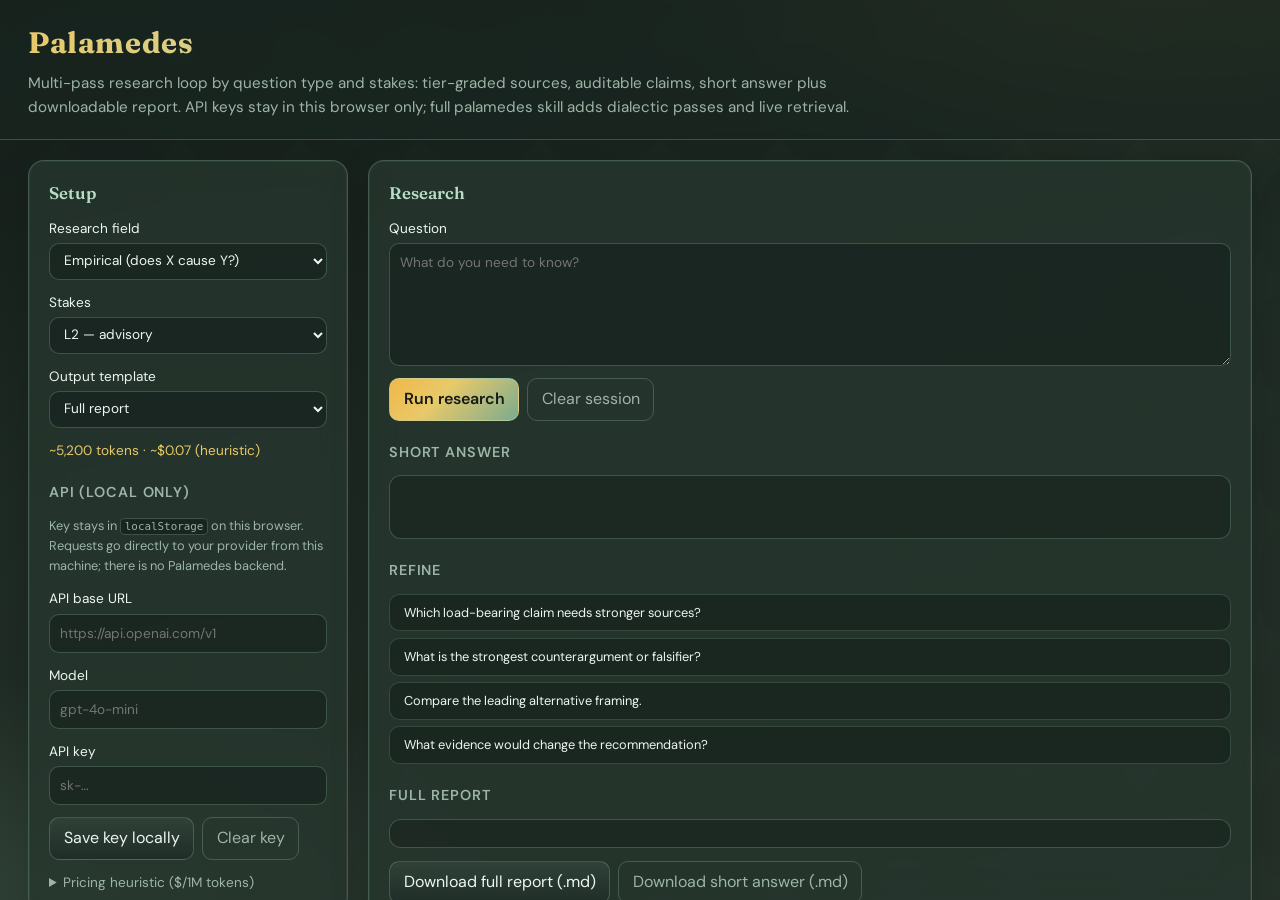
<file: index.html>
<!DOCTYPE html>
<html lang="en">
  <head>
    <meta charset="utf-8" />
    <meta http-equiv="refresh" content="0; url=ui/" />
    <meta name="viewport" content="width=device-width, initial-scale=1" />
    <title>Palamedes</title>
  </head>
  <body>
    <p><a href="ui/">Open Palamedes UI</a></p>
  </body>
</html>
</file>
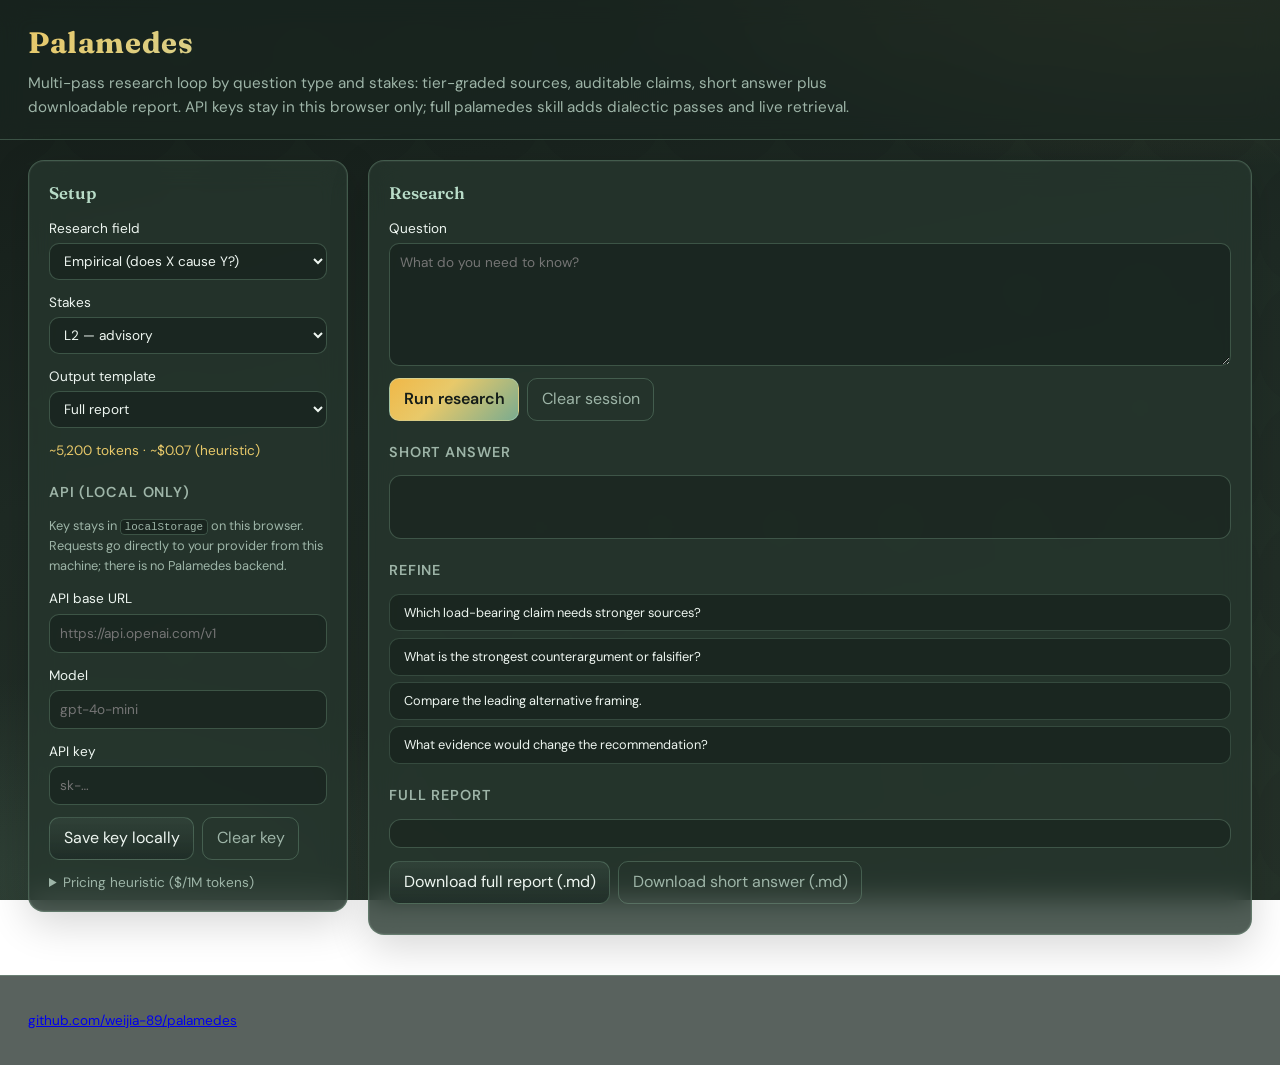
<file: ui/index.html>
<!DOCTYPE html>
<html lang="en">
  <head>
    <meta charset="utf-8" />
    <meta name="viewport" content="width=device-width, initial-scale=1" />
    <title>Palamedes — research UI</title>
    <link rel="stylesheet" href="./css/app.css" />
  </head>
  <body>
    <header>
      <h1>Palamedes</h1>
      <p class="tagline">Multi-pass research loop by question type and stakes: tier-graded sources, auditable claims, short answer plus downloadable report. API keys stay in this browser only; full palamedes skill adds dialectic passes and live retrieval.</p>
    </header>

    <main class="layout">
      <section class="panel" aria-labelledby="setup-heading">
        <h2 id="setup-heading">Setup</h2>
        <label class="field">
          <span>Research field</span>
          <select id="question-type"></select>
        </label>
        <label class="field">
          <span>Stakes</span>
          <select id="stakes"></select>
        </label>
        <label class="field">
          <span>Output template</span>
          <select id="template"></select>
        </label>
        <p id="estimate" class="estimate" aria-live="polite"></p>

        <h3>API (local only)</h3>
        <p class="hint">Key stays in <code>localStorage</code> on this browser. Requests go directly to your provider from this machine; there is no Palamedes backend.</p>
        <label class="field">
          <span>API base URL</span>
          <input id="api-base" type="url" placeholder="https://api.openai.com/v1" autocomplete="off" />
        </label>
        <label class="field">
          <span>Model</span>
          <input id="model" type="text" placeholder="gpt-4o-mini" autocomplete="off" />
        </label>
        <label class="field">
          <span>API key</span>
          <input id="api-key" type="password" autocomplete="off" placeholder="sk-…" />
        </label>
        <div class="row">
          <button type="button" id="save-key">Save key locally</button>
          <button type="button" id="clear-key" class="ghost">Clear key</button>
        </div>
        <details>
          <summary>Pricing heuristic ($/1M tokens)</summary>
          <label class="field inline">
            <span>Input</span>
            <input id="price-in" type="number" step="0.1" min="0" />
          </label>
          <label class="field inline">
            <span>Output</span>
            <input id="price-out" type="number" step="0.1" min="0" />
          </label>
        </details>
      </section>

      <section class="panel grow" aria-labelledby="research-heading">
        <h2 id="research-heading">Research</h2>
        <label class="field">
          <span>Question</span>
          <textarea id="question" rows="5" placeholder="What do you need to know?"></textarea>
        </label>
        <div class="row">
          <button type="button" id="run" class="primary">Run research</button>
          <button type="button" id="reset-session" class="ghost">Clear session</button>
        </div>
        <p id="status" class="status" aria-live="polite"></p>

        <h3>Short answer</h3>
        <div id="short-answer" class="prose short"></div>

        <h3>Refine</h3>
        <div id="refinements" class="chips"></div>

        <h3>Full report</h3>
        <pre id="full-report" class="prose full"></pre>
        <div class="row">
          <button type="button" id="download-md">Download full report (.md)</button>
          <button type="button" id="download-short" class="ghost">Download short answer (.md)</button>
        </div>
      </section>
    </main>

    <footer>
      <p><a href="https://github.com/weijia-89/palamedes">github.com/weijia-89/palamedes</a></p>
    </footer>

    <script type="module" src="./js/app.js"></script>
  </body>
</html>
</file>
<file: ui/css/app.css>
@import url("https://fonts.googleapis.com/css2?family=Fraunces:opsz,wght@9..144,500;9..144,700&family=DM+Sans:ital,wght@0,400;0,600;1,400&display=swap");

:root {
  --bg-deep: #141c18;
  --bg: #1e2a24;
  --panel: rgba(38, 54, 46, 0.8);
  --panel-border: rgba(150, 200, 170, 0.28);
  --text: #eef6f1;
  --muted: #9eb5a8;
  --sun: #e8c96a;
  --sun-glow: #f0b848;
  --mint: #b8dcc8;
  --leaf-tint: #7aab8f;
  --glass: rgba(26, 38, 32, 0.72);
  font-family: "DM Sans", system-ui, sans-serif;
}

* {
  box-sizing: border-box;
}

body {
  margin: 0;
  min-height: 100vh;
  color: var(--text);
  line-height: 1.55;
  background:
    radial-gradient(ellipse 88% 52% at 90% -8%, rgba(232, 201, 106, 0.2), transparent 52%),
    radial-gradient(ellipse 70% 48% at 6% 98%, rgba(122, 171, 143, 0.16), transparent 48%),
    linear-gradient(168deg, var(--bg-deep) 0%, var(--bg) 44%, #243028 100%);
  background-attachment: fixed;
}

body::before {
  content: "";
  position: fixed;
  inset: 0;
  pointer-events: none;
  opacity: 0.22;
  background-image: url("data:image/svg+xml,%3Csvg xmlns='http://www.w3.org/2000/svg' width='120' height='120' viewBox='0 0 120 120'%3E%3Cpath fill='%237aab8f' fill-opacity='0.07' d='M60 8c4 18 18 32 36 36-18 4-32 18-36 36-4-18-18-32-36-36 18-4 32-18 36-36z'/%3E%3C/svg%3E");
  z-index: 0;
}

header,
footer,
.layout {
  position: relative;
  z-index: 1;
}

header,
footer {
  padding: 1.25rem 1.75rem;
  border-bottom: 1px solid var(--panel-border);
  backdrop-filter: blur(12px);
  background: var(--glass);
}

footer {
  border-top: 1px solid var(--panel-border);
  border-bottom: none;
  font-size: 0.85rem;
  color: var(--muted);
}

h1 {
  margin: 0;
  font-family: "Fraunces", Georgia, serif;
  font-size: 1.85rem;
  font-weight: 700;
  letter-spacing: 0.02em;
  background: linear-gradient(120deg, var(--sun) 0%, var(--mint) 50%, var(--leaf-tint) 100%);
  -webkit-background-clip: text;
  background-clip: text;
  color: transparent;
}

.tagline {
  margin: 0.4rem 0 0;
  color: var(--muted);
  max-width: 52rem;
  font-size: 0.95rem;
}

.layout {
  display: grid;
  grid-template-columns: minmax(260px, 320px) 1fr;
  gap: 1.25rem;
  padding: 1.25rem 1.75rem 2.5rem;
  align-items: start;
}

@media (max-width: 840px) {
  .layout {
    grid-template-columns: 1fr;
  }
}

.panel {
  background: var(--panel);
  border: 1px solid var(--panel-border);
  border-radius: 16px;
  padding: 1.15rem 1.25rem;
  box-shadow:
    0 0 0 1px rgba(255, 255, 255, 0.05) inset,
    0 12px 40px rgba(0, 0, 0, 0.16);
  backdrop-filter: blur(14px);
}

.panel.grow {
  min-height: 60vh;
}

h2,
h3 {
  margin: 0 0 0.75rem;
  font-family: "Fraunces", Georgia, serif;
  font-size: 1.05rem;
  font-weight: 600;
  color: var(--mint);
}

h3 {
  margin-top: 1.25rem;
  font-size: 0.9rem;
  color: var(--muted);
  font-family: "DM Sans", system-ui, sans-serif;
  font-weight: 600;
  text-transform: uppercase;
  letter-spacing: 0.06em;
}

.field {
  display: flex;
  flex-direction: column;
  gap: 0.25rem;
  margin-bottom: 0.75rem;
  font-size: 0.85rem;
}

.field.inline {
  flex-direction: row;
  align-items: center;
  gap: 0.5rem;
}

input,
select,
textarea,
button {
  font: inherit;
}

input,
select,
textarea {
  background: rgba(20, 30, 26, 0.55);
  border: 1px solid var(--panel-border);
  border-radius: 10px;
  color: var(--text);
  padding: 0.5rem 0.6rem;
  transition: border-color 0.15s ease, box-shadow 0.15s ease;
}

input:focus,
select:focus,
textarea:focus {
  outline: none;
  border-color: var(--leaf-tint);
  box-shadow: 0 0 0 3px rgba(122, 171, 143, 0.22);
}

textarea {
  resize: vertical;
  min-height: 6rem;
}

button {
  border: 1px solid var(--panel-border);
  background: linear-gradient(180deg, rgba(50, 68, 58, 0.85) 0%, rgba(32, 46, 40, 0.95) 100%);
  color: var(--text);
  border-radius: 10px;
  padding: 0.5rem 0.85rem;
  cursor: pointer;
  transition: transform 0.12s ease, box-shadow 0.12s ease;
}

button:hover {
  transform: translateY(-1px);
  box-shadow: 0 4px 16px rgba(122, 171, 143, 0.15);
}

button.primary {
  background: linear-gradient(135deg, var(--sun-glow) 0%, var(--sun) 40%, var(--leaf-tint) 100%);
  border-color: rgba(184, 220, 200, 0.4);
  color: #141c18;
  font-weight: 600;
}

button.ghost {
  background: transparent;
  color: var(--muted);
}

button.chip {
  text-align: left;
  font-size: 0.8rem;
  background: rgba(20, 30, 26, 0.6);
  border-color: rgba(150, 200, 170, 0.22);
}

button.chip:hover {
  border-color: var(--mint);
  color: var(--text);
}

.row {
  display: flex;
  flex-wrap: wrap;
  gap: 0.5rem;
  margin-bottom: 0.75rem;
}

.chips {
  display: flex;
  flex-direction: column;
  gap: 0.4rem;
}

.chips.hint-empty {
  color: var(--muted);
  font-size: 0.85rem;
  font-style: italic;
}

.estimate {
  font-size: 0.85rem;
  color: var(--sun);
  margin: 0 0 1rem;
}

.hint,
.status {
  font-size: 0.8rem;
  color: var(--muted);
}

code {
  font-size: 0.85em;
  padding: 0.1em 0.35em;
  border-radius: 4px;
  background: rgba(20, 30, 26, 0.65);
  border: 1px solid var(--panel-border);
}

.prose.short {
  white-space: pre-wrap;
  background: rgba(20, 30, 26, 0.45);
  border: 1px solid var(--panel-border);
  border-radius: 12px;
  padding: 0.85rem;
  min-height: 4rem;
}

.prose.full {
  white-space: pre-wrap;
  max-height: 28rem;
  overflow: auto;
  font-size: 0.8rem;
  background: rgba(20, 30, 26, 0.45);
  border: 1px solid var(--panel-border);
  border-radius: 12px;
  padding: 0.85rem;
}

details summary {
  cursor: pointer;
  color: var(--muted);
  font-size: 0.85rem;
}
</file>
